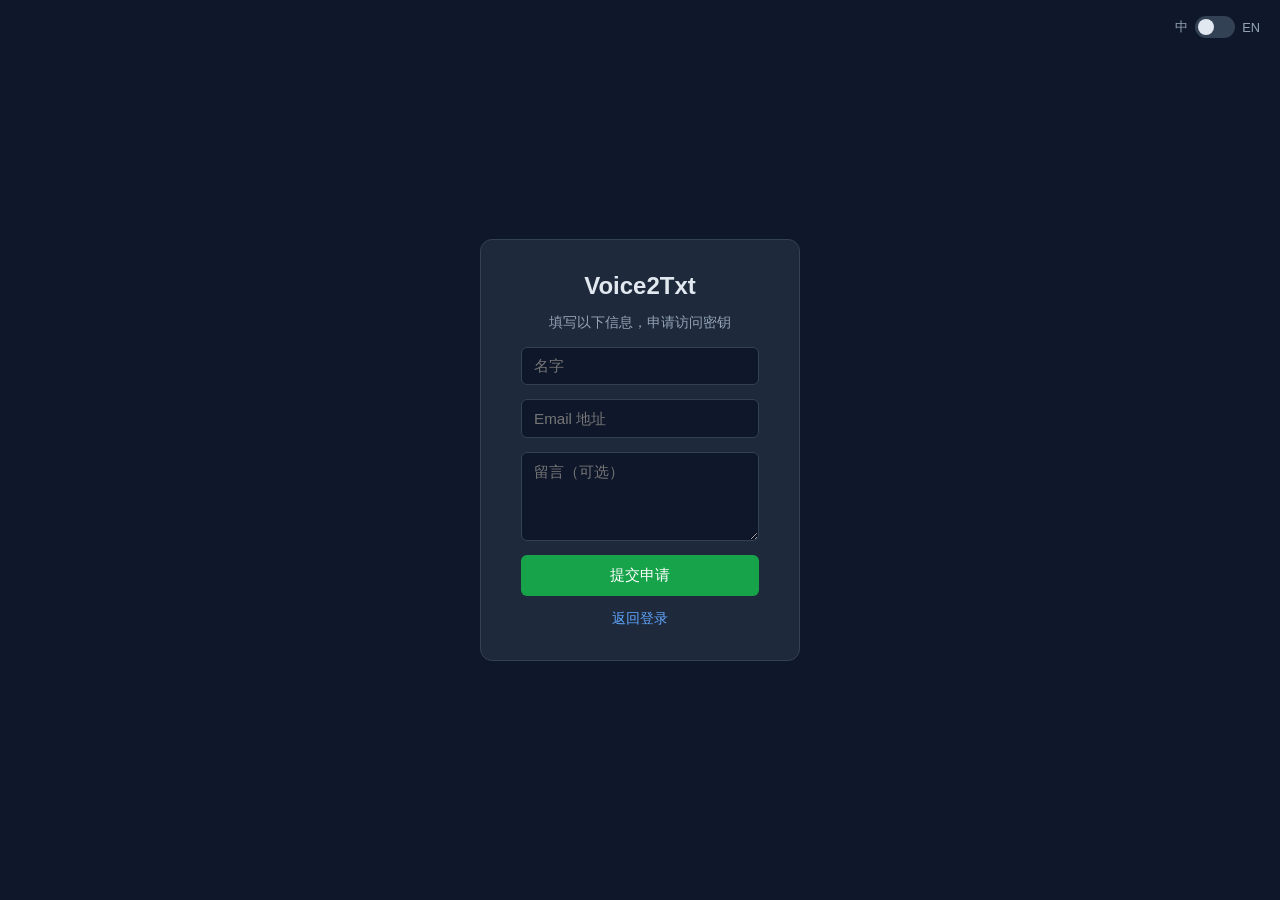
<file: request.html>
<!DOCTYPE html>
<!--
  Voice2Txt — 申请访问页（访问密钥申请）
  Copyright (c) 2026 Le Zhang
  Licensed under the MIT License.
-->
<html lang="zh-CN">
<head>
  <meta charset="UTF-8" />
  <meta name="viewport" content="width=device-width, initial-scale=1.0" />
  <title>Voice2Txt — 申请访问</title>
  <link rel="stylesheet" href="style.css" />
</head>
<body>
  <div class="lang-switch">
    <span class="lang-label">中</span>
    <label class="switch">
      <input type="checkbox" class="lang-toggle-input" id="lang-toggle" />
      <span class="slider"></span>
    </label>
    <span class="lang-label">EN</span>
  </div>

  <div class="login-gate">
    <form id="request-form">
      <h1>Voice2Txt</h1>
      <p class="tip" data-i18n="request-tip">填写以下信息，申请访问密钥</p>
      <input id="name-input" type="text" autocomplete="name" maxlength="50" data-i18n="request-name" data-i18n-placeholder placeholder="名字" />
      <input id="email-input" type="email" autocomplete="email" maxlength="100" data-i18n="request-email" data-i18n-placeholder placeholder="Email 地址" />
      <textarea id="message-input" rows="4" maxlength="1000" data-i18n="request-message" data-i18n-placeholder placeholder="留言（可选）"></textarea>
      <button id="request-btn" type="submit" data-i18n="btn-request-submit">提交申请</button>
      <p id="request-result" class="key-error" hidden></p>
      <a class="gate-link" href="login.html" data-i18n="request-back-login">返回登录</a>
    </form>
  </div>

  <script src="i18n.js"></script>
  <script src="request.js"></script>
</body>
</html>
</file>
<file: style.css>
/*
 * Voice2Txt — 全局样式
 * Copyright (c) 2026 Le Zhang
 * Licensed under the MIT License. See LICENSE file for details.
 */

* {
  box-sizing: border-box;
}

body {
  margin: 0;
  min-height: 100vh;
  font-family: -apple-system, BlinkMacSystemFont, "Segoe UI", Roboto,
    "PingFang SC", "Microsoft YaHei", sans-serif;
  background: #0f172a;
  color: #e2e8f0;
  display: flex;
  justify-content: center;
  padding: 2rem 1rem;
}

.container {
  width: 100%;
  max-width: 1080px;
}

h1 {
  margin: 0 0 0.25rem;
  font-size: 1.8rem;
}

h2 {
  margin: 0 0 0.75rem;
  font-size: 1rem;
  color: #94a3b8;
  font-weight: 600;
}

.subtitle {
  margin: 0 0 1.5rem;
  color: #94a3b8;
  font-size: 0.9rem;
}

.warning {
  background: #7f1d1d;
  border: 1px solid #ef4444;
  border-radius: 8px;
  padding: 0.75rem 1rem;
  margin-bottom: 1rem;
  font-size: 0.9rem;
  line-height: 1.5;
}

.controls {
  display: flex;
  flex-wrap: wrap;
  align-items: center;
  gap: 0.75rem;
  margin-bottom: 1rem;
}

.controls label {
  color: #94a3b8;
  font-size: 0.9rem;
}

.debug-toggle {
  display: flex;
  align-items: center;
  gap: 0.35rem;
  cursor: pointer;
  user-select: none;
}

select {
  background: #1e293b;
  color: #e2e8f0;
  border: 1px solid #334155;
  border-radius: 6px;
  padding: 0.5rem 0.75rem;
  font-size: 0.95rem;
}

.btn {
  border: none;
  border-radius: 6px;
  padding: 0.55rem 1.2rem;
  font-size: 0.95rem;
  cursor: pointer;
  transition: opacity 0.15s, transform 0.05s;
}

.btn:active {
  transform: scale(0.97);
}

.btn:disabled {
  opacity: 0.4;
  cursor: not-allowed;
}

.btn-start {
  background: #16a34a;
  color: #fff;
}

.btn-stop {
  background: #dc2626;
  color: #fff;
}

.btn-clear {
  background: #334155;
  color: #e2e8f0;
}

.btn-organize {
  background: #2563eb;
  color: #fff;
}

.btn-save {
  background: #7c3aed;
  color: #fff;
}

.status-row {
  display: flex;
  gap: 0.75rem;
  margin-bottom: 1rem;
  flex-wrap: wrap;
}

.status-badge {
  background: #1e293b;
  border: 1px solid #334155;
  border-radius: 999px;
  padding: 0.3rem 0.9rem;
  font-size: 0.8rem;
  color: #94a3b8;
}

.status-badge.active {
  color: #4ade80;
  border-color: #4ade80;
}

.status-badge.error {
  color: #f87171;
  border-color: #f87171;
}

.panels {
  display: grid;
  grid-template-columns: 1fr 1fr;
  gap: 1.25rem;
}

@media (max-width: 820px) {
  .panels {
    grid-template-columns: 1fr;
  }
}

.panel {
  min-width: 0;
}

.transcript-panel {
  background: #1e293b;
  border: 1px solid #334155;
  border-radius: 10px;
  padding: 1rem 1.25rem;
  height: 320px;
  overflow-y: auto;
}

.transcript p {
  margin: 0 0 0.6rem;
  line-height: 1.7;
}

.transcript .placeholder {
  color: #64748b;
}

.interim {
  color: #94a3b8;
  font-style: italic;
  line-height: 1.7;
  min-height: 1.7em;
}

.organized {
  width: 100%;
  height: 320px;
  background: #1e293b;
  border: 1px solid #334155;
  border-radius: 10px;
  padding: 1rem 1.25rem;
  color: #e2e8f0;
  font-family: inherit;
  font-size: 0.95rem;
  line-height: 1.7;
  resize: vertical;
}

.organized::placeholder {
  color: #64748b;
}

.organize-actions {
  display: flex;
  flex-wrap: wrap;
  gap: 0.75rem;
  margin-top: 0.75rem;
}

code {
  background: #334155;
  border-radius: 4px;
  padding: 0.1rem 0.35rem;
  font-size: 0.85em;
}

.btn-llm {
  background: #0d9488;
  color: #fff;
}

/* 登录门禁 */
.login-gate {
  min-height: 70vh;
  display: flex;
  align-items: center;
  justify-content: center;
}

.login-gate[hidden] {
  display: none;
}

.login-gate form {
  background: #1e293b;
  border: 1px solid #334155;
  border-radius: 12px;
  padding: 2rem 2.5rem;
  display: flex;
  flex-direction: column;
  gap: 0.9rem;
  width: 320px;
}

.login-gate h1 {
  margin: 0;
  font-size: 1.5rem;
  text-align: center;
}

.login-gate .tip {
  margin: 0;
  color: #94a3b8;
  font-size: 0.85rem;
  text-align: center;
}

.login-gate input,
.login-gate textarea {
  background: #0f172a;
  border: 1px solid #334155;
  border-radius: 6px;
  padding: 0.6rem 0.75rem;
  color: #e2e8f0;
  font-size: 0.95rem;
  font-family: inherit;
}

.login-gate textarea {
  resize: vertical;
  min-height: 4.5rem;
}

.login-gate button {
  background: #16a34a;
  color: #fff;
  border: none;
  border-radius: 6px;
  padding: 0.6rem;
  font-size: 0.95rem;
  cursor: pointer;
}

.login-gate button:disabled {
  opacity: 0.4;
  cursor: not-allowed;
}

.key-error {
  margin: 0;
  color: #f87171;
  font-size: 0.85rem;
  text-align: center;
}

.key-error.ok {
  color: #4ade80;
}

.gate-link {
  color: #60a5fa;
  font-size: 0.85rem;
  text-align: center;
  text-decoration: none;
}

.gate-link:hover {
  text-decoration: underline;
}

.save-actions {
  display: flex;
  flex-wrap: wrap;
  gap: 0.75rem;
  margin-top: 0.75rem;
}

.file-row {
  display: flex;
  flex-wrap: wrap;
  align-items: center;
  gap: 0.75rem;
  margin-bottom: 1rem;
}

.file-row label {
  color: #94a3b8;
  font-size: 0.9rem;
}

.file-row input[type="file"] {
  color: #94a3b8;
  font-size: 0.85rem;
  max-width: 320px;
}

.file-row input[type="file"]::file-selector-button {
  background: #334155;
  color: #e2e8f0;
  border: none;
  border-radius: 6px;
  padding: 0.45rem 0.9rem;
  margin-right: 0.6rem;
  cursor: pointer;
}

.file-hint {
  color: #64748b;
  font-size: 0.8rem;
}

/* 面板标题行：两侧等高，保证左右文本框水平对齐 */
.panel-head {
  display: flex;
  align-items: center;
  justify-content: space-between;
  min-height: 2rem;
  margin-bottom: 0.75rem;
}

.panel-head h2 {
  margin: 0;
}

.panel-head .btn-head-action {
  padding: 0.3rem 0.8rem;
  font-size: 0.8rem;
}

/* 宽屏下状态行与文件行限定在左半栏（与左面板对齐） */
@media (min-width: 821px) {
  .status-row,
  .file-row {
    width: calc(50% - 0.625rem);
  }

  .file-row input[type="file"] {
    max-width: 220px;
  }
}

/* 转写状态徽标与上传按钮右对齐到左半栏右缘，形成上下对齐 */
#transcribe-status {
  margin-left: auto;
}

#transcribe-btn {
  margin-left: auto;
}

/* 中英切换开关（页面右上角） */
.lang-switch {
  position: fixed;
  top: 1rem;
  right: 1.25rem;
  display: flex;
  align-items: center;
  gap: 0.45rem;
  z-index: 100;
}

.lang-switch .lang-label {
  font-size: 0.8rem;
  color: #94a3b8;
  user-select: none;
}

.switch {
  position: relative;
  display: inline-block;
  width: 40px;
  height: 22px;
}

.switch input {
  opacity: 0;
  width: 0;
  height: 0;
}

.switch .slider {
  position: absolute;
  cursor: pointer;
  inset: 0;
  background: #334155;
  border-radius: 999px;
  transition: background 0.2s;
}

.switch .slider::before {
  content: "";
  position: absolute;
  height: 16px;
  width: 16px;
  left: 3px;
  top: 3px;
  background: #e2e8f0;
  border-radius: 50%;
  transition: transform 0.2s;
}

.switch input:checked + .slider {
  background: #2563eb;
}

.switch input:checked + .slider::before {
  transform: translateX(18px);
}
</file>
